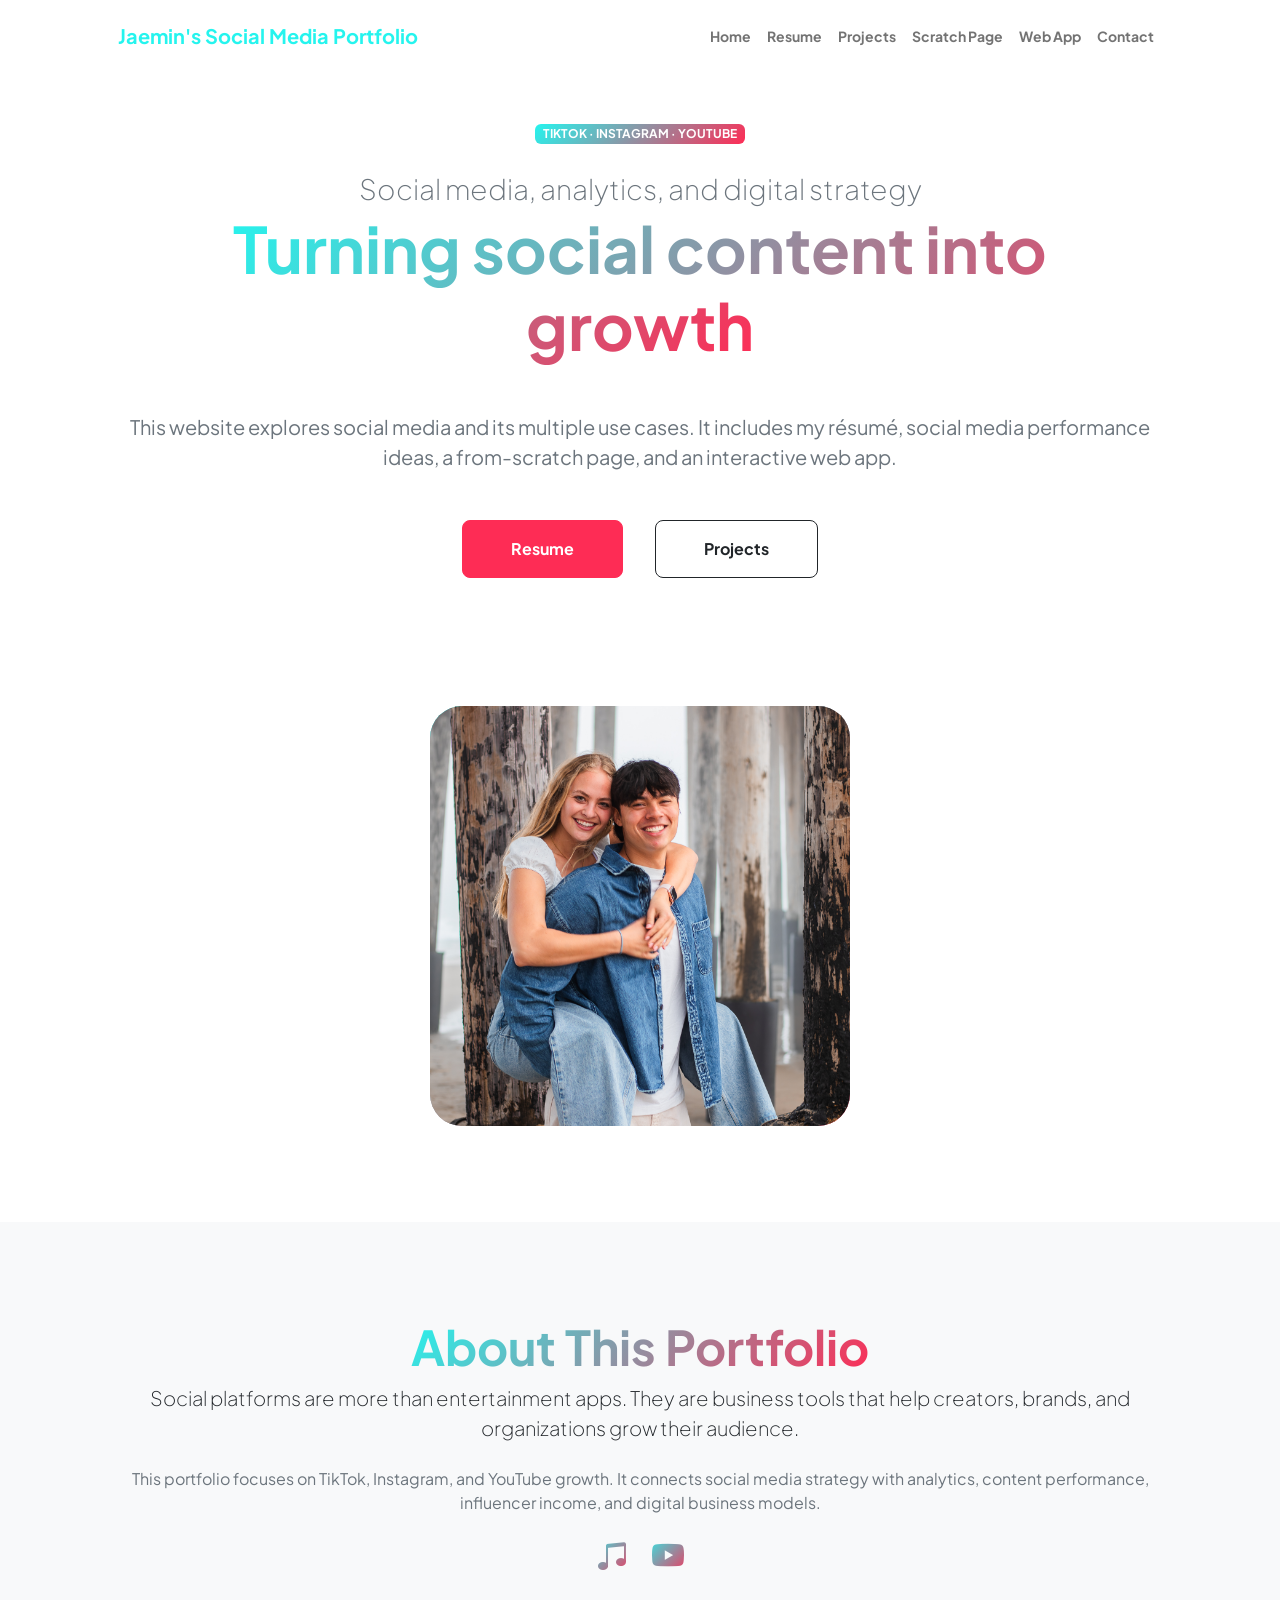
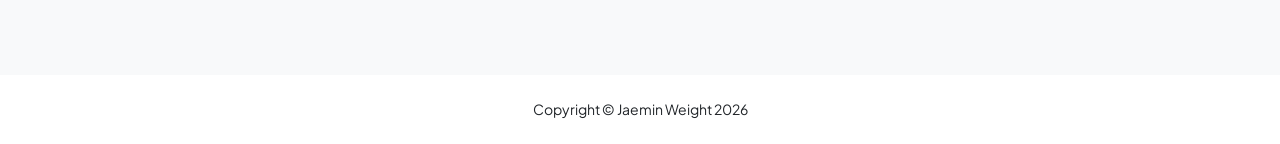
<file: index.html>
<!DOCTYPE html>
<html lang="en">
<head>
    <meta charset="utf-8" />
    <meta name="viewport" content="width=device-width, initial-scale=1, shrink-to-fit=no" />
    <meta name="description" content="Jaemin's Social Media Portfolio" />
    <meta name="author" content="Jaemin Weight" />
    <title>Jaemin's Social Media Portfolio</title>

    <link rel="icon" type="image/x-icon" href="assets/favicon.ico" />

    <link rel="preconnect" href="https://fonts.googleapis.com" />
    <link rel="preconnect" href="https://fonts.gstatic.com" crossorigin />
    <link href="https://fonts.googleapis.com/css2?family=Plus+Jakarta+Sans:wght@100;200;300;400;500;600;700;800;900&amp;display=swap" rel="stylesheet" />

    <link href="https://cdn.jsdelivr.net/npm/bootstrap-icons@1.8.1/font/bootstrap-icons.css" rel="stylesheet" />

    <link href="css/styles.css" rel="stylesheet" />
</head>

<body class="d-flex flex-column h-100">
<main class="flex-shrink-0">

    <!-- Navigation -->
    <nav class="navbar navbar-expand-lg navbar-light bg-white py-3">
        <div class="container px-5">
            <a class="navbar-brand" href="index.html">
                <span class="fw-bolder text-primary">Jaemin's Social Media Portfolio</span>
            </a>

            <button class="navbar-toggler" type="button" data-bs-toggle="collapse" data-bs-target="#navbarSupportedContent">
                <span class="navbar-toggler-icon"></span>
            </button>

            <div class="collapse navbar-collapse" id="navbarSupportedContent">
                <ul class="navbar-nav ms-auto mb-2 mb-lg-0 small fw-bolder">
                    <li class="nav-item"><a class="nav-link" href="index.html">Home</a></li>
                    <li class="nav-item"><a class="nav-link" href="resume.html">Resume</a></li>
                    <li class="nav-item"><a class="nav-link" href="projects.html">Projects</a></li>
                    <li class="nav-item"><a class="nav-link" href="scratch.html">Scratch Page</a></li>
                    <li class="nav-item"><a class="nav-link" href="webapp.html">Web App</a></li>
                    <li class="nav-item"><a class="nav-link" href="contact.html">Contact</a></li>
                </ul>
            </div>
        </div>
    </nav>

    <!-- Header -->
    <header class="py-5">
        <div class="container px-5 pb-5">
            <div class="row gx-5 align-items-center">

                <div class="col-xxl-5">
                    <div class="text-center text-xxl-start">
                        <div class="badge bg-gradient-primary-to-secondary text-white mb-4">
                            <div class="text-uppercase">TikTok &middot; Instagram &middot; YouTube</div>
                        </div>

                        <div class="fs-3 fw-light text-muted">Social media, analytics, and digital strategy</div>

                        <h1 class="display-3 fw-bolder mb-5">
                            <span class="text-gradient d-inline">Turning social content into growth</span>
                        </h1>

                        <p class="lead fw-normal text-muted mb-5">
                            This website explores social media and its multiple use cases. It includes my résumé,
                            social media performance ideas, a from-scratch page, and an interactive web app.
                        </p>

                        <div class="d-grid gap-3 d-sm-flex justify-content-sm-center justify-content-xxl-start mb-3">
                            <a class="btn btn-primary btn-lg px-5 py-3 me-sm-3 fs-6 fw-bolder" href="resume.html">Resume</a>
                            <a class="btn btn-outline-dark btn-lg px-5 py-3 fs-6 fw-bolder" href="projects.html">Projects</a>
                        </div>
                    </div>
                </div>

                <div class="col-xxl-7">
                    <div class="d-flex justify-content-center mt-5 mt-xxl-0">
                        <div class="profile bg-gradient-primary-to-secondary">
                            <img class="profile-img" src="assets/profile.png" alt="Profile photo of Jaemin Weight" />
                        </div>
                    </div>
                </div>

            </div>
        </div>
    </header>

    <!-- About Section -->
    <section class="bg-light py-5">
        <div class="container px-5">
            <div class="row gx-5 justify-content-center">
                <div class="col-xxl-8">
                    <div class="text-center my-5">
                        <h2 class="display-5 fw-bolder">
                            <span class="text-gradient d-inline">About This Portfolio</span>
                        </h2>

                        <p class="lead fw-light mb-4">
                            Social platforms are more than entertainment apps. They are business tools that help
                            creators, brands, and organizations grow their audience.
                        </p>

                        <p class="text-muted">
                            This portfolio focuses on TikTok, Instagram, and YouTube growth. It connects social media
                            strategy with analytics, content performance, influencer income, and digital business models.
                        </p>

                        <div class="d-flex justify-content-center fs-2 gap-4">
                            <a class="text-gradient" href="https://www.tiktok.com/@tuffington33" target="_blank" rel="noopener noreferrer">
                                <i class="bi bi-music-note-beamed"></i>
                            </a>

                            <a class="text-gradient" href="https://www.youtube.com/@Tuff1ngton" target="_blank" rel="noopener noreferrer">
                                <i class="bi bi-youtube"></i>
                            </a>
                        </div>
                    </div>
                </div>
            </div>
        </div>
    </section>

</main>

<footer class="bg-white py-4 mt-auto">
    <div class="container px-5">
        <div class="small text-center">Copyright &copy; Jaemin Weight 2026</div>
    </div>
</footer>

<script src="https://cdn.jsdelivr.net/npm/bootstrap@5.2.3/dist/js/bootstrap.bundle.min.js"></script>
<script src="js/scripts.js"></script>
</body>
</html>
</file>
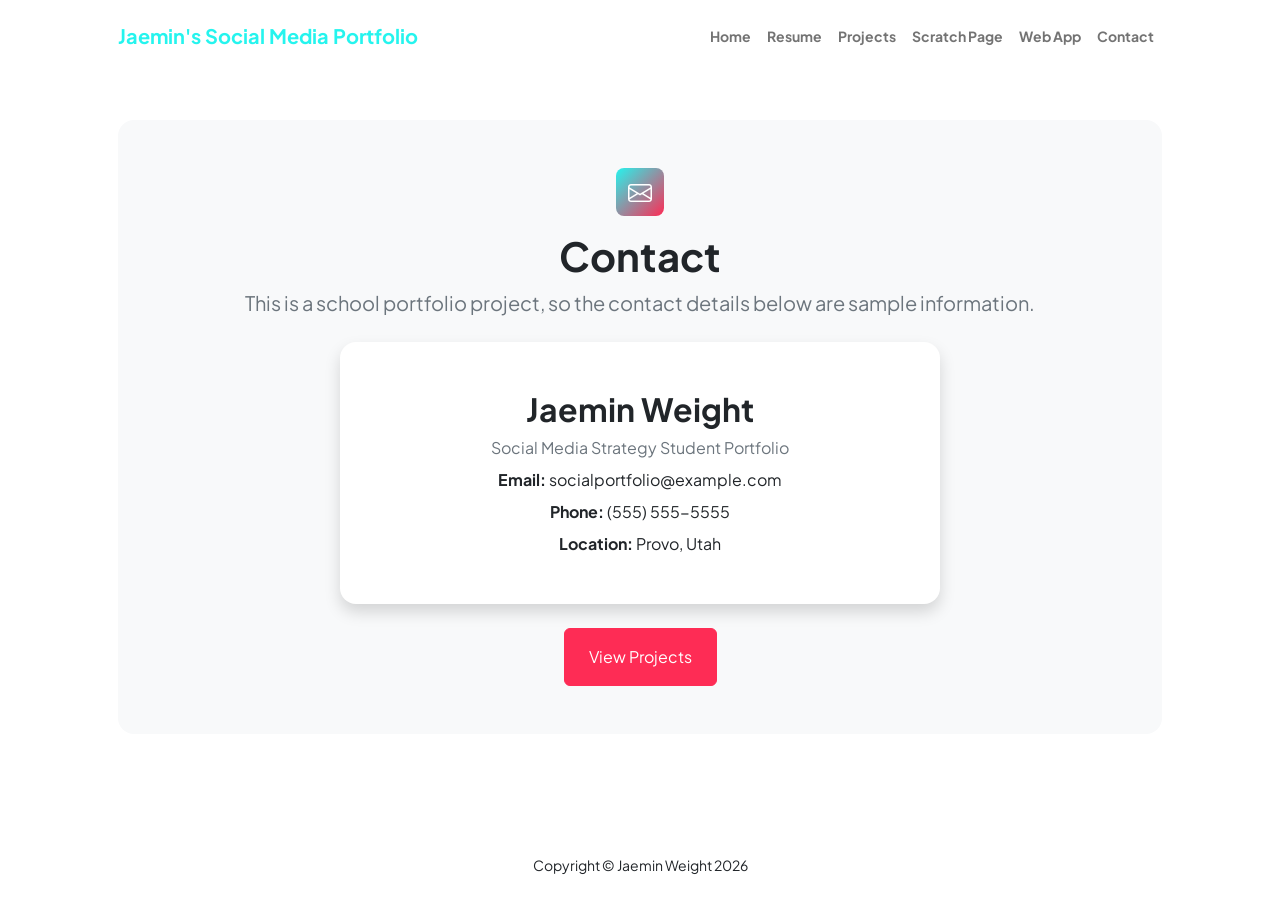
<file: contact.html>
<!DOCTYPE html>
<html lang="en">
<head>
    <meta charset="utf-8" />
    <meta name="viewport" content="width=device-width, initial-scale=1, shrink-to-fit=no" />
    <title>Contact - Jaemin's Social Media Portfolio</title>

    <link rel="icon" type="image/x-icon" href="assets/favicon.ico" />

    <link rel="preconnect" href="https://fonts.googleapis.com" />
    <link rel="preconnect" href="https://fonts.gstatic.com" crossorigin />
    <link href="https://fonts.googleapis.com/css2?family=Plus+Jakarta+Sans:wght@100;200;300;400;500;600;700;800;900&amp;display=swap" rel="stylesheet" />

    <link href="https://cdn.jsdelivr.net/npm/bootstrap-icons@1.8.1/font/bootstrap-icons.css" rel="stylesheet" />
    <link href="css/styles.css" rel="stylesheet" />
</head>

<body class="d-flex flex-column">
<main class="flex-shrink-0">

    <!-- Navigation -->
    <nav class="navbar navbar-expand-lg navbar-light bg-white py-3">
        <div class="container px-5">
            <a class="navbar-brand" href="index.html">
                <span class="fw-bolder text-primary">Jaemin's Social Media Portfolio</span>
            </a>

            <button class="navbar-toggler" type="button" data-bs-toggle="collapse" data-bs-target="#navbarSupportedContent">
                <span class="navbar-toggler-icon"></span>
            </button>

            <div class="collapse navbar-collapse" id="navbarSupportedContent">
                <ul class="navbar-nav ms-auto mb-2 mb-lg-0 small fw-bolder">
                    <li class="nav-item"><a class="nav-link" href="index.html">Home</a></li>
                    <li class="nav-item"><a class="nav-link" href="resume.html">Resume</a></li>
                    <li class="nav-item"><a class="nav-link" href="projects.html">Projects</a></li>
                    <li class="nav-item"><a class="nav-link" href="scratch.html">Scratch Page</a></li>
                    <li class="nav-item"><a class="nav-link" href="webapp.html">Web App</a></li>
                    <li class="nav-item"><a class="nav-link" href="contact.html">Contact</a></li>
                </ul>
            </div>
        </div>
    </nav>

    <!-- Page Content -->
    <section class="py-5">
        <div class="container px-5">
            <div class="bg-light rounded-4 py-5 px-4 px-md-5 text-center">
                <div class="feature bg-primary bg-gradient-primary-to-secondary text-white rounded-3 mb-3 mx-auto">
                    <i class="bi bi-envelope"></i>
                </div>

                <h1 class="fw-bolder">Contact</h1>
                <p class="lead fw-normal text-muted mb-4">
                    This is a school portfolio project, so the contact details below are sample information.
                </p>

                <div class="card shadow border-0 rounded-4 mx-auto" style="max-width: 600px;">
                    <div class="card-body p-5">
                        <h2 class="fw-bolder">Jaemin Weight</h2>
                        <p class="text-muted mb-2">Social Media Strategy Student Portfolio</p>
                        <p class="mb-2"><strong>Email:</strong> socialportfolio@example.com</p>
                        <p class="mb-2"><strong>Phone:</strong> (555) 555-5555</p>
                        <p class="mb-0"><strong>Location:</strong> Provo, Utah</p>
                    </div>
                </div>

                <div class="mt-4">
                    <a class="btn btn-primary px-4 py-3" href="projects.html">View Projects</a>
                </div>
            </div>
        </div>
    </section>

</main>

<footer class="bg-white py-4 mt-auto">
    <div class="container px-5">
        <div class="small text-center">Copyright &copy; Jaemin Weight 2026</div>
    </div>
</footer>

<script src="https://cdn.jsdelivr.net/npm/bootstrap@5.2.3/dist/js/bootstrap.bundle.min.js"></script>
<script src="js/scripts.js"></script>
</body>
</html>
</file>
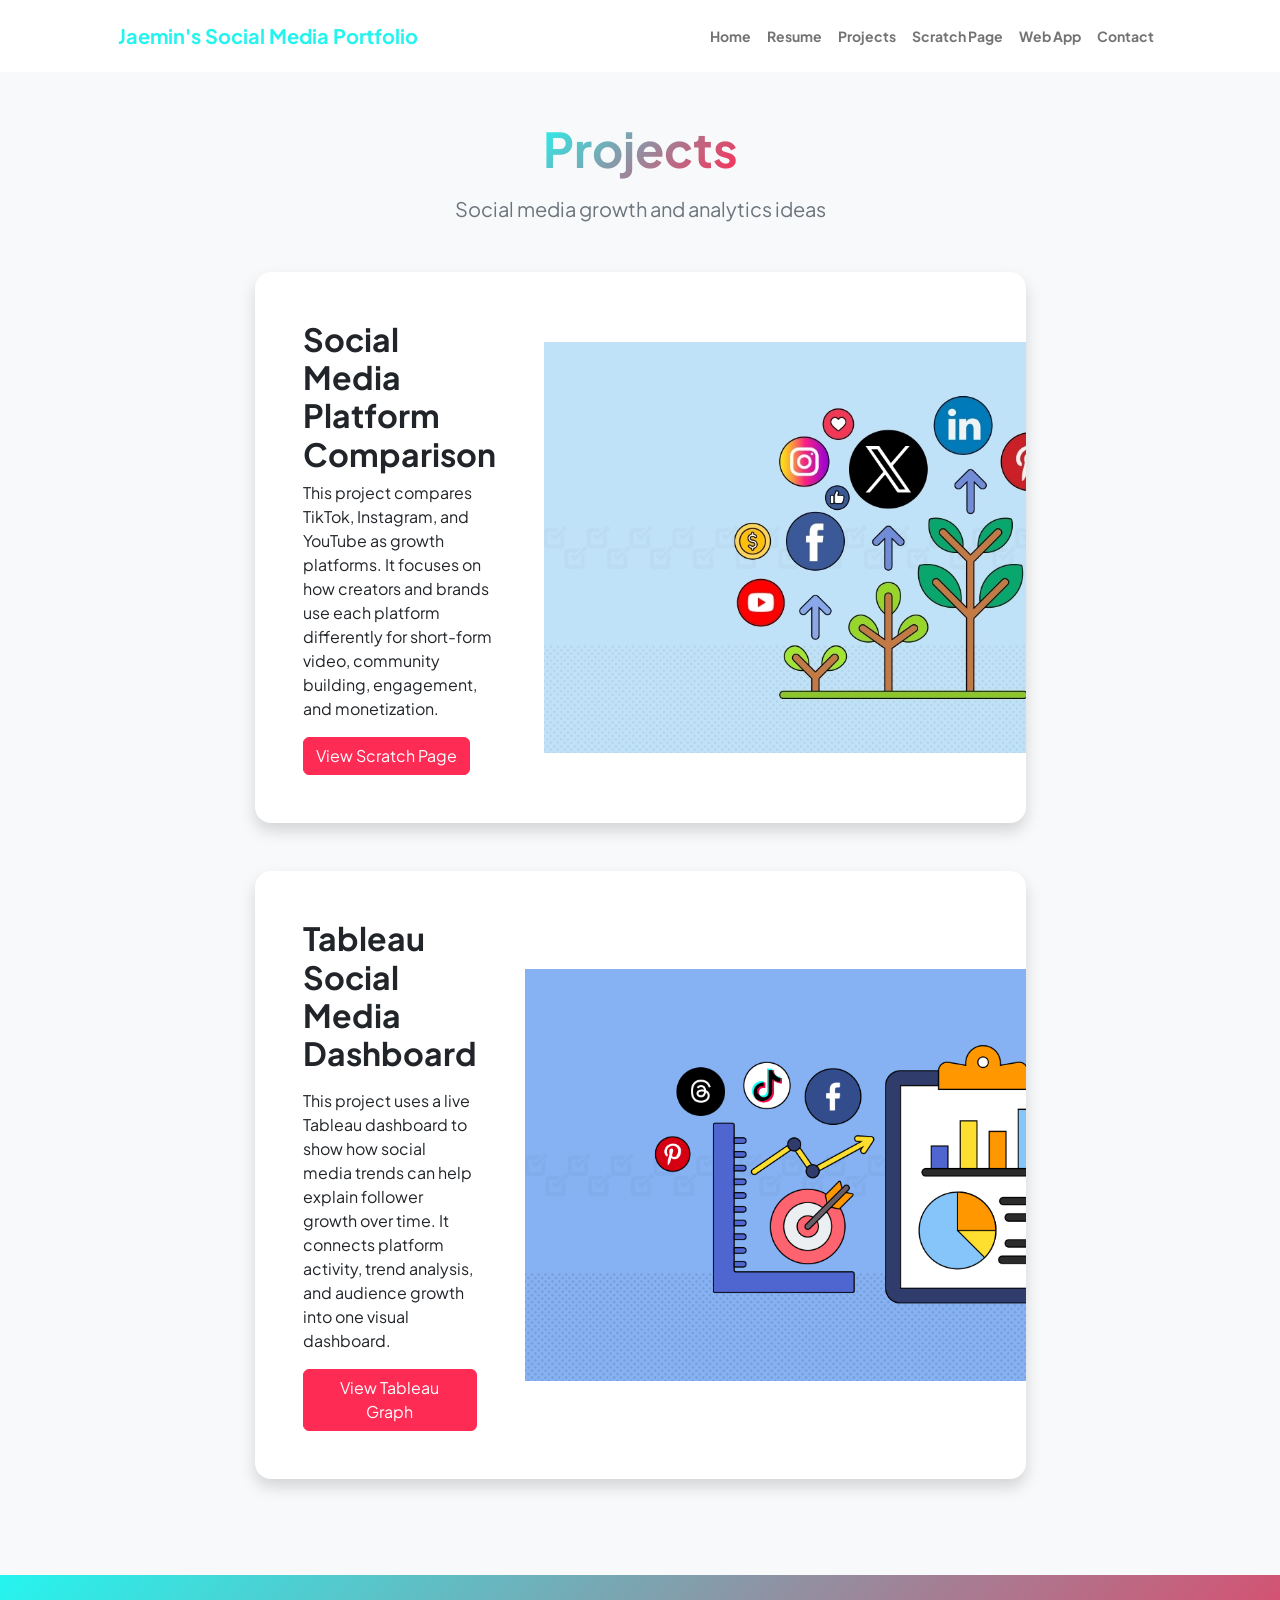
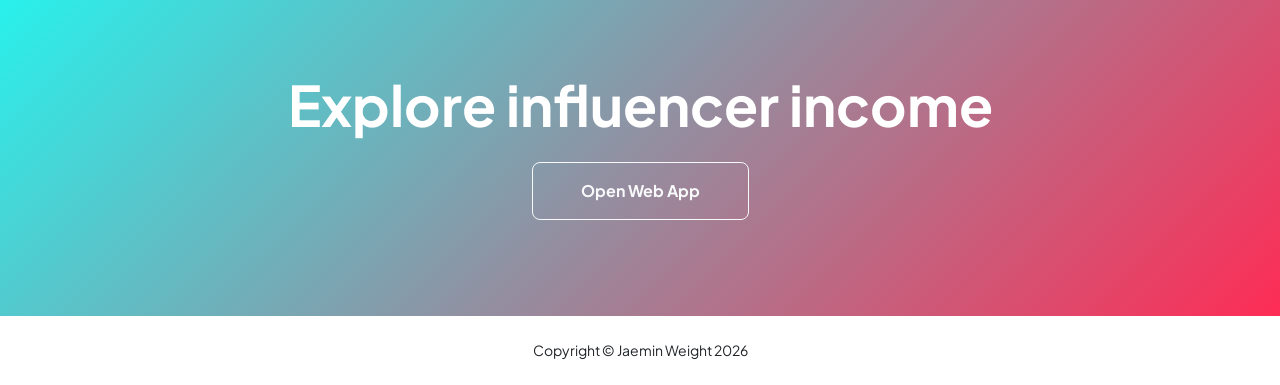
<file: projects.html>
<!DOCTYPE html>
<html lang="en">
<head>
    <meta charset="utf-8" />
    <meta name="viewport" content="width=device-width, initial-scale=1, shrink-to-fit=no" />
    <title>Projects - Jaemin's Social Media Portfolio</title>

    <link rel="icon" type="image/x-icon" href="assets/favicon.ico" />

    <link rel="preconnect" href="https://fonts.googleapis.com" />
    <link rel="preconnect" href="https://fonts.gstatic.com" crossorigin />
    <link href="https://fonts.googleapis.com/css2?family=Plus+Jakarta+Sans:wght@100;200;300;400;500;600;700;800;900&amp;display=swap" rel="stylesheet" />

    <link href="https://cdn.jsdelivr.net/npm/bootstrap-icons@1.8.1/font/bootstrap-icons.css" rel="stylesheet" />
    <link href="css/styles.css" rel="stylesheet" />
</head>

<body class="d-flex flex-column h-100 bg-light">
<main class="flex-shrink-0">

    <!-- Navigation -->
    <nav class="navbar navbar-expand-lg navbar-light bg-white py-3">
        <div class="container px-5">
            <a class="navbar-brand" href="index.html">
                <span class="fw-bolder text-primary">Jaemin's Social Media Portfolio</span>
            </a>

            <button class="navbar-toggler" type="button" data-bs-toggle="collapse" data-bs-target="#navbarSupportedContent">
                <span class="navbar-toggler-icon"></span>
            </button>

            <div class="collapse navbar-collapse" id="navbarSupportedContent">
                <ul class="navbar-nav ms-auto mb-2 mb-lg-0 small fw-bolder">
                    <li class="nav-item"><a class="nav-link" href="index.html">Home</a></li>
                    <li class="nav-item"><a class="nav-link" href="resume.html">Resume</a></li>
                    <li class="nav-item"><a class="nav-link" href="projects.html">Projects</a></li>
                    <li class="nav-item"><a class="nav-link" href="scratch.html">Scratch Page</a></li>
                    <li class="nav-item"><a class="nav-link" href="webapp.html">Web App</a></li>
                    <li class="nav-item"><a class="nav-link" href="contact.html">Contact</a></li>
                </ul>
            </div>
        </div>
    </nav>

    <!-- Projects Section -->
    <section class="py-5">
        <div class="container px-5 mb-5">
            <div class="text-center mb-5">
                <h1 class="display-5 fw-bolder mb-0">
                    <span class="text-gradient d-inline">Projects</span>
                </h1>
                <p class="lead fw-normal text-muted mt-3">Social media growth and analytics ideas</p>
            </div>

            <div class="row gx-5 justify-content-center">
                <div class="col-lg-11 col-xl-9 col-xxl-8">

                    <!-- Project Card 1 -->
                    <div class="card overflow-hidden shadow rounded-4 border-0 mb-5">
                        <div class="card-body p-0">
                            <div class="d-flex flex-column flex-md-row align-items-center">
                                <div class="p-5">
                                    <h2 class="fw-bolder">Social Media Platform Comparison</h2>
                                    <p>
                                        This project compares TikTok, Instagram, and YouTube as growth platforms.
                                        It focuses on how creators and brands use each platform differently for short-form video,
                                        community building, engagement, and monetization.
                                    </p>
                                    <a class="btn btn-primary" href="scratch.html">View Scratch Page</a>
                                </div>
                                <img class="img-fluid" src="assets/content-growth.jpg" alt="Social media content growth graphic" />
                            </div>
                        </div>
                    </div>

                    <!-- Project Card 2 -->
                    <div class="card overflow-hidden shadow rounded-4 border-0">
                        <div class="card-body p-0">
                            <div class="d-flex flex-column flex-md-row align-items-center">
                                <div class="p-5">
                                    <h2 class="fw-bolder">Tableau Social Media Dashboard</h2>
                                    <p>
                                        <p>
                                        This project uses a live Tableau dashboard to show how social media trends can help
                                        explain follower growth over time. It connects platform activity, trend analysis,
                                        and audience growth into one visual dashboard.
                                        </p>
                                    </p>
                                    <a class="btn btn-primary" href="scratch.html#tableau">View Tableau Graph</a>
                                </div>
                                <img class="img-fluid" src="assets/social-dashboard.jpg" alt="Social media analytics dashboard graphic" />
                            </div>
                        </div>
                    </div>

                </div>
            </div>
        </div>
    </section>

    <!-- Call to Action -->
    <section class="py-5 bg-gradient-primary-to-secondary text-white">
        <div class="container px-5 my-5">
            <div class="text-center">
                <h2 class="display-4 fw-bolder mb-4">Explore influencer income</h2>
                <a class="btn btn-outline-light btn-lg px-5 py-3 fs-6 fw-bolder" href="webapp.html">Open Web App</a>
            </div>
        </div>
    </section>

</main>

<footer class="bg-white py-4 mt-auto">
    <div class="container px-5">
        <div class="small text-center">Copyright &copy; Jaemin Weight 2026</div>
    </div>
</footer>

<script src="https://cdn.jsdelivr.net/npm/bootstrap@5.2.3/dist/js/bootstrap.bundle.min.js"></script>
<script src="js/scripts.js"></script>
</body>
</html>
</file>
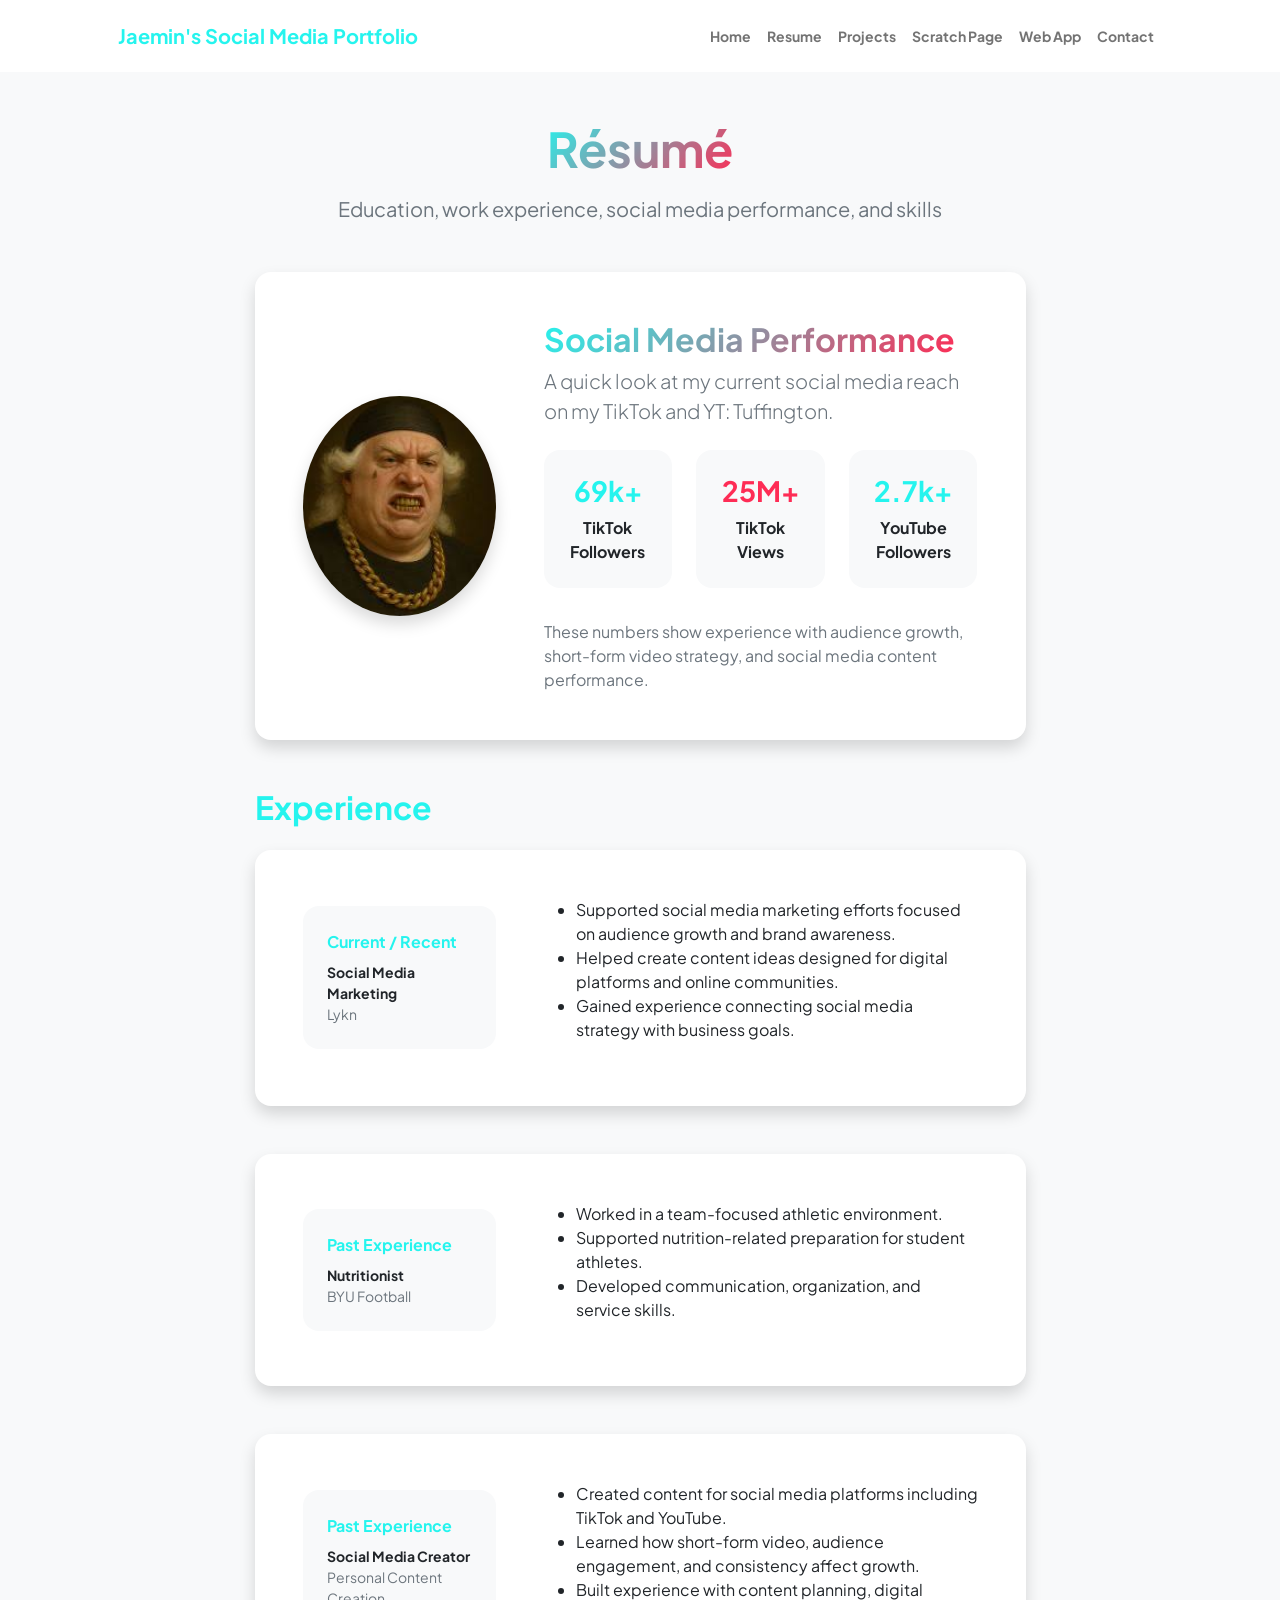
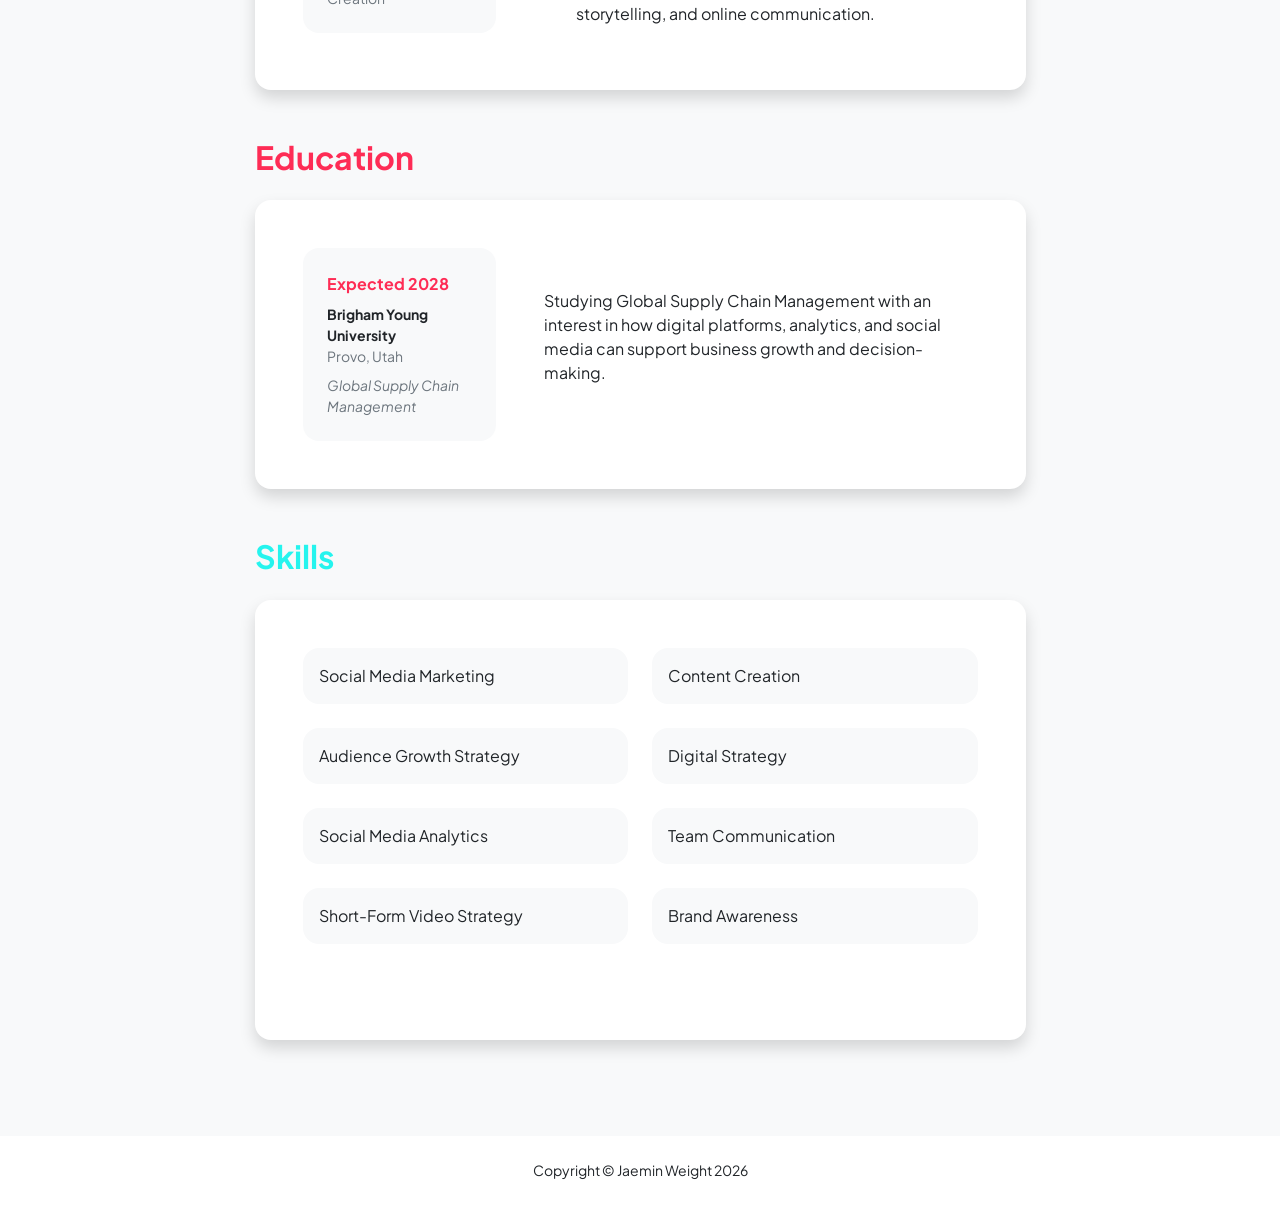
<file: resume.html>
<!DOCTYPE html>
<html lang="en">
<head>
    <meta charset="utf-8" />
    <meta name="viewport" content="width=device-width, initial-scale=1, shrink-to-fit=no" />
    <title>Resume - Jaemin's Social Media Portfolio</title>

    <!-- Favicon -->
    <link rel="icon" type="image/x-icon" href="assets/favicon.ico" />

    <!-- Google Font -->
    <link rel="preconnect" href="https://fonts.googleapis.com" />
    <link rel="preconnect" href="https://fonts.gstatic.com" crossorigin />
    <link 
        href="https://fonts.googleapis.com/css2?family=Plus+Jakarta+Sans:wght@100;200;300;400;500;600;700;800;900&amp;display=swap" 
        rel="stylesheet" 
    />

    <!-- Bootstrap Icons -->
    <link 
        href="https://cdn.jsdelivr.net/npm/bootstrap-icons@1.8.1/font/bootstrap-icons.css" 
        rel="stylesheet" 
    />

    <!-- Theme CSS -->
    <link href="css/styles.css" rel="stylesheet" />
</head>

<body class="d-flex flex-column h-100 bg-light">
<main class="flex-shrink-0">

    <!-- Navigation -->
    <nav class="navbar navbar-expand-lg navbar-light bg-white py-3">
        <div class="container px-5">
            <a class="navbar-brand" href="index.html">
                <span class="fw-bolder text-primary">Jaemin's Social Media Portfolio</span>
            </a>

            <button 
                class="navbar-toggler" 
                type="button" 
                data-bs-toggle="collapse" 
                data-bs-target="#navbarSupportedContent"
                aria-controls="navbarSupportedContent" 
                aria-expanded="false" 
                aria-label="Toggle navigation">
                <span class="navbar-toggler-icon"></span>
            </button>

            <div class="collapse navbar-collapse" id="navbarSupportedContent">
                <ul class="navbar-nav ms-auto mb-2 mb-lg-0 small fw-bolder">
                    <li class="nav-item">
                        <a class="nav-link" href="index.html">Home</a>
                    </li>

                    <li class="nav-item">
                        <a class="nav-link" href="resume.html">Resume</a>
                    </li>

                    <li class="nav-item">
                        <a class="nav-link" href="projects.html">Projects</a>
                    </li>

                    <li class="nav-item">
                        <a class="nav-link" href="scratch.html">Scratch Page</a>
                    </li>

                    <li class="nav-item">
                        <a class="nav-link" href="webapp.html">Web App</a>
                    </li>

                    <li class="nav-item">
                        <a class="nav-link" href="contact.html">Contact</a>
                    </li>
                </ul>
            </div>
        </div>
    </nav>

    <!-- Page Content -->
    <div class="container px-5 my-5">

        <!-- Page Title -->
        <div class="text-center mb-5">
            <h1 class="display-5 fw-bolder mb-0">
                <span class="text-gradient d-inline">Résumé</span>
            </h1>
            <p class="lead fw-normal text-muted mt-3">
                Education, work experience, social media performance, and skills
            </p>
        </div>

        <div class="row gx-5 justify-content-center">
            <div class="col-lg-11 col-xl-9 col-xxl-8">

                <!-- Social Media Profile Stats -->
                <section class="mb-5">
                    <div class="card shadow border-0 rounded-4">
                        <div class="card-body p-5">
                            <div class="row align-items-center gx-5">

                                <!-- Social Profile Image -->
                                <div class="col-md-4 text-center mb-4 mb-md-0">
                                    <img 
                                        src="assets/social-profile.jpg"
                                        alt="Jaemin's social media profile picture"
                                        class="img-fluid rounded-circle shadow"
                                        style="width: 220px; height: 220px; object-fit: cover;"
                                    />
                                </div>

                                <!-- Social Stats -->
                                <div class="col-md-8">
                                    <h2 class="fw-bolder">
                                        <span class="text-gradient d-inline">Social Media Performance</span>
                                    </h2>

                                    <p class="lead text-muted">
                                        A quick look at my current social media reach on my TikTok and YT: Tuffington.
                                    </p>

                                    <div class="row text-center mt-4">
                                        <div class="col-md-4 mb-3">
                                            <div class="bg-light rounded-4 p-4 h-100">
                                                <h3 class="fw-bolder text-primary">69k+</h3>
                                                <p class="mb-0 fw-bold">TikTok Followers</p>
                                            </div>
                                        </div>

                                        <div class="col-md-4 mb-3">
                                            <div class="bg-light rounded-4 p-4 h-100">
                                                <h3 class="fw-bolder text-secondary">25M+</h3>
                                                <p class="mb-0 fw-bold">TikTok Views</p>
                                            </div>
                                        </div>

                                        <div class="col-md-4 mb-3">
                                            <div class="bg-light rounded-4 p-4 h-100">
                                                <h3 class="fw-bolder text-primary">2.7k+</h3>
                                                <p class="mb-0 fw-bold">YouTube Followers</p>
                                            </div>
                                        </div>
                                    </div>

                                    <p class="text-muted mt-3 mb-0">
                                        These numbers show experience with audience growth, short-form video strategy,
                                        and social media content performance.
                                    </p>
                                </div>

                            </div>
                        </div>
                    </div>
                </section>

                <!-- Experience Section -->
                <section>
                    <h2 class="text-primary fw-bolder mb-4">Experience</h2>

                    <!-- Experience Card 1 -->
                    <div class="card shadow border-0 rounded-4 mb-5">
                        <div class="card-body p-5">
                            <div class="row align-items-center gx-5">

                                <div class="col text-center text-lg-start mb-4 mb-lg-0">
                                    <div class="bg-light p-4 rounded-4">
                                        <div class="text-primary fw-bolder mb-2">Current / Recent</div>
                                        <div class="small fw-bolder">Social Media Marketing</div>
                                        <div class="small text-muted">Lykn</div>
                                    </div>
                                </div>

                                <div class="col-lg-8">
                                    <ul>
                                        <li>
                                            Supported social media marketing efforts focused on audience growth and brand awareness.
                                        </li>
                                        <li>
                                            Helped create content ideas designed for digital platforms and online communities.
                                        </li>
                                        <li>
                                            Gained experience connecting social media strategy with business goals.
                                        </li>
                                    </ul>
                                </div>

                            </div>
                        </div>
                    </div>

                    <!-- Experience Card 2 -->
                    <div class="card shadow border-0 rounded-4 mb-5">
                        <div class="card-body p-5">
                            <div class="row align-items-center gx-5">

                                <div class="col text-center text-lg-start mb-4 mb-lg-0">
                                    <div class="bg-light p-4 rounded-4">
                                        <div class="text-primary fw-bolder mb-2">Past Experience</div>
                                        <div class="small fw-bolder">Nutritionist</div>
                                        <div class="small text-muted">BYU Football</div>
                                    </div>
                                </div>

                                <div class="col-lg-8">
                                    <ul>
                                        <li>
                                            Worked in a team-focused athletic environment.
                                        </li>
                                        <li>
                                            Supported nutrition-related preparation for student athletes.
                                        </li>
                                        <li>
                                            Developed communication, organization, and service skills.
                                        </li>
                                    </ul>
                                </div>

                            </div>
                        </div>
                    </div>

                    <!-- Experience Card 3 -->
                    <div class="card shadow border-0 rounded-4 mb-5">
                        <div class="card-body p-5">
                            <div class="row align-items-center gx-5">

                                <div class="col text-center text-lg-start mb-4 mb-lg-0">
                                    <div class="bg-light p-4 rounded-4">
                                        <div class="text-primary fw-bolder mb-2">Past Experience</div>
                                        <div class="small fw-bolder">Social Media Creator</div>
                                        <div class="small text-muted">Personal Content Creation</div>
                                    </div>
                                </div>

                                <div class="col-lg-8">
                                    <ul>
                                        <li>
                                            Created content for social media platforms including TikTok and YouTube.
                                        </li>
                                        <li>
                                            Learned how short-form video, audience engagement, and consistency affect growth.
                                        </li>
                                        <li>
                                            Built experience with content planning, digital storytelling, and online communication.
                                        </li>
                                    </ul>
                                </div>

                            </div>
                        </div>
                    </div>
                </section>

                <!-- Education Section -->
                <section>
                    <h2 class="text-secondary fw-bolder mb-4">Education</h2>

                    <div class="card shadow border-0 rounded-4 mb-5">
                        <div class="card-body p-5">
                            <div class="row align-items-center gx-5">

                                <div class="col text-center text-lg-start mb-4 mb-lg-0">
                                    <div class="bg-light p-4 rounded-4">
                                        <div class="text-secondary fw-bolder mb-2">Expected 2028</div>

                                        <div class="mb-2">
                                            <div class="small fw-bolder">Brigham Young University</div>
                                            <div class="small text-muted">Provo, Utah</div>
                                        </div>

                                        <div class="fst-italic">
                                            <div class="small text-muted">Global Supply Chain Management</div>
                                        </div>
                                    </div>
                                </div>

                                <div class="col-lg-8">
                                    <p>
                                        Studying Global Supply Chain Management with an interest in how digital platforms,
                                        analytics, and social media can support business growth and decision-making.
                                    </p>
                                </div>

                            </div>
                        </div>
                    </div>
                </section>

                <!-- Skills Section -->
                <section>
                    <h2 class="text-primary fw-bolder mb-4">Skills</h2>

                    <div class="card shadow border-0 rounded-4 mb-5">
                        <div class="card-body p-5">

                            <div class="row row-cols-1 row-cols-md-2 mb-4">

                                <div class="col mb-4">
                                    <div class="d-flex align-items-center bg-light rounded-4 p-3 h-100">
                                        Social Media Marketing
                                    </div>
                                </div>

                                <div class="col mb-4">
                                    <div class="d-flex align-items-center bg-light rounded-4 p-3 h-100">
                                        Content Creation
                                    </div>
                                </div>

                                <div class="col mb-4">
                                    <div class="d-flex align-items-center bg-light rounded-4 p-3 h-100">
                                        Audience Growth Strategy
                                    </div>
                                </div>

                                <div class="col mb-4">
                                    <div class="d-flex align-items-center bg-light rounded-4 p-3 h-100">
                                        Digital Strategy
                                    </div>
                                </div>

                                <div class="col mb-4">
                                    <div class="d-flex align-items-center bg-light rounded-4 p-3 h-100">
                                        Social Media Analytics
                                    </div>
                                </div>

                                <div class="col mb-4">
                                    <div class="d-flex align-items-center bg-light rounded-4 p-3 h-100">
                                        Team Communication
                                    </div>
                                </div>

                                <div class="col mb-4">
                                    <div class="d-flex align-items-center bg-light rounded-4 p-3 h-100">
                                        Short-Form Video Strategy
                                    </div>
                                </div>

                                <div class="col mb-4">
                                    <div class="d-flex align-items-center bg-light rounded-4 p-3 h-100">
                                        Brand Awareness
                                    </div>
                                </div>

                            </div>

                        </div>
                    </div>
                </section>

            </div>
        </div>
    </div>

</main>

<!-- Footer -->
<footer class="bg-white py-4 mt-auto">
    <div class="container px-5">
        <div class="small text-center">
            Copyright &copy; Jaemin Weight 2026
        </div>
    </div>
</footer>

<!-- Bootstrap JS -->
<script src="https://cdn.jsdelivr.net/npm/bootstrap@5.2.3/dist/js/bootstrap.bundle.min.js"></script>

<!-- Theme JS -->
<script src="js/scripts.js"></script>

</body>
</html>
</file>
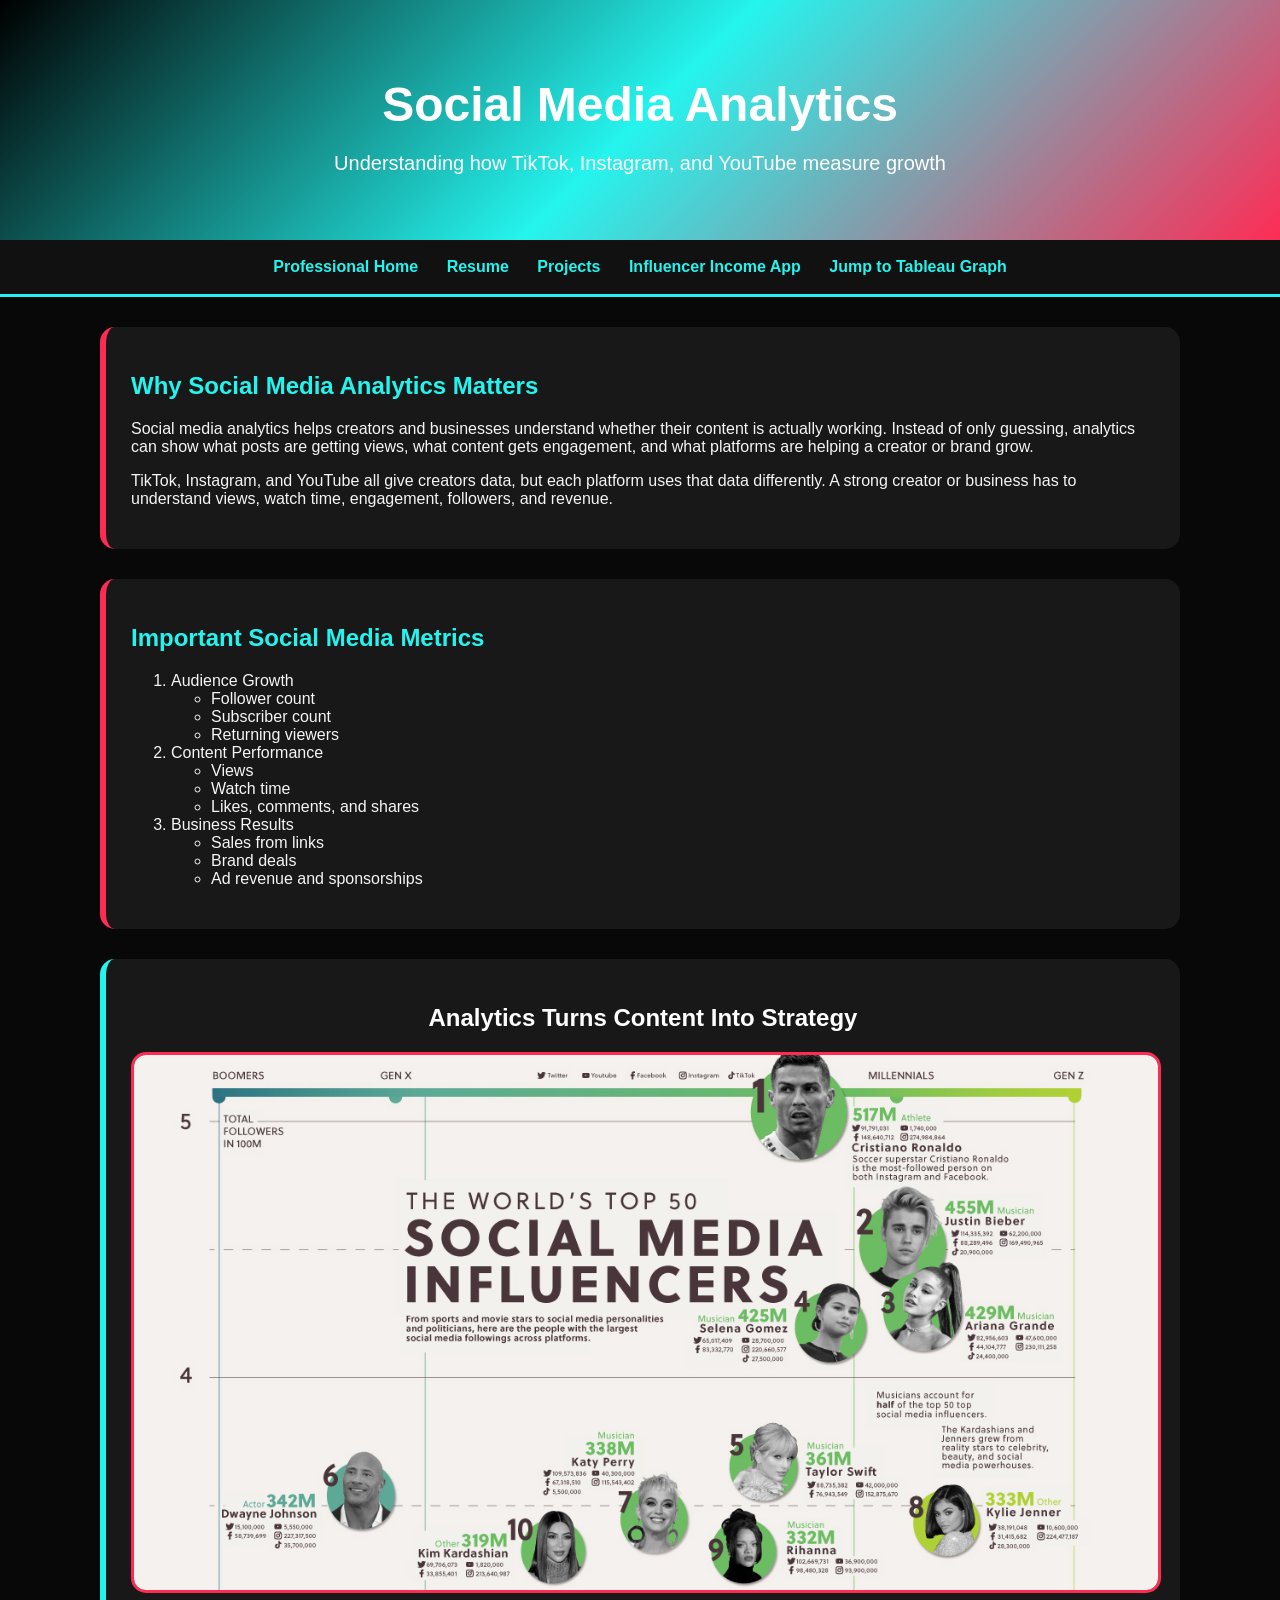
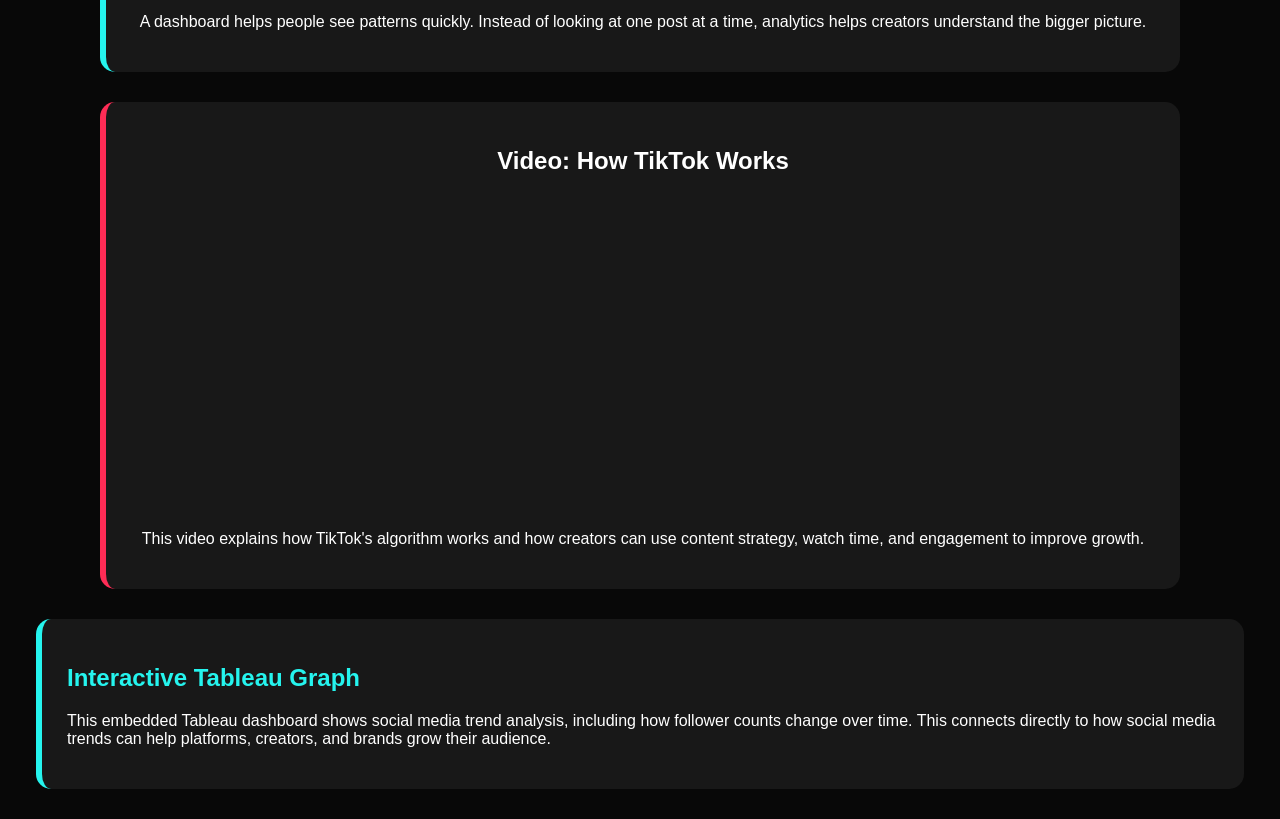
<file: scratch.html>
<!DOCTYPE html>
<html lang="en">
<head>
    <meta charset="UTF-8">
    <title>Social Media Analytics Scratch Page</title>
    <link rel="stylesheet" href="css/scratch.css">
</head>

<body>

    <div class="header">
        <h1>Social Media Analytics</h1>
        <p>Understanding how TikTok, Instagram, and YouTube measure growth</p>
    </div>

    <div class="nav-box">
        <a href="index.html">Professional Home</a>
        <a href="resume.html">Resume</a>
        <a href="projects.html">Projects</a>
        <a href="webapp.html">Influencer Income App</a>
        <a href="#tableau">Jump to Tableau Graph</a>
    </div>

    <div class="content-box">
        <h2>Why Social Media Analytics Matters</h2>

        <p>
            Social media analytics helps creators and businesses understand whether their content is actually working.
            Instead of only guessing, analytics can show what posts are getting views, what content gets engagement,
            and what platforms are helping a creator or brand grow.
        </p>

        <p>
            TikTok, Instagram, and YouTube all give creators data, but each platform uses that data differently.
            A strong creator or business has to understand views, watch time, engagement, followers, and revenue.
        </p>
    </div>

    <div class="content-box">
        <h2>Important Social Media Metrics</h2>

        <ol>
            <li>Audience Growth
                <ul>
                    <li>Follower count</li>
                    <li>Subscriber count</li>
                    <li>Returning viewers</li>
                </ul>
            </li>

            <li>Content Performance
                <ul>
                    <li>Views</li>
                    <li>Watch time</li>
                    <li>Likes, comments, and shares</li>
                </ul>
            </li>

            <li>Business Results
                <ul>
                    <li>Sales from links</li>
                    <li>Brand deals</li>
                    <li>Ad revenue and sponsorships</li>
                </ul>
            </li>
        </ol>
    </div>

    <div class="image-section">
        <h2>Analytics Turns Content Into Strategy</h2>
        <img src="assets/scratch-analytics.jpg" alt="Social media analytics dashboard">
        <p>
            A dashboard helps people see patterns quickly. Instead of looking at one post at a time,
            analytics helps creators understand the bigger picture.
        </p>
    </div>

    <div class="video-section">
    <h2>Video: How TikTok Works</h2>

    <iframe 
        width="560" 
        height="315"
        src="https://www.youtube.com/embed/diJ172jDsxA"
        title="The TikTok Algorithm Explained"
        frameborder="0"
        allowfullscreen>
    </iframe>

    <p>
        This video explains how TikTok's algorithm works and how creators can use content strategy,
        watch time, and engagement to improve growth.
    </p>
    </div>

    <div id="tableau" class="tableau-section">
    <h2>Interactive Tableau Graph</h2>
    <p>
        This embedded Tableau dashboard shows social media trend analysis, including how follower counts
        change over time. This connects directly to how social media trends can help platforms, creators,
        and brands grow their audience.
    </p>

    <div class='tableauPlaceholder' id='vizSocialMediaTrendAnalysis' style='position: relative'>
        <noscript>
            <a href='https://public.tableau.com/app/profile/itlizeglobal/viz/SocialMediaTrendAnalysis_15964651104780/SocialMediaEffectonCompanies'>
                View the Social Media Trend Analysis dashboard on Tableau Public
            </a>
        </noscript>

        <object class='tableauViz' style='display:none;'>
            <param name='host_url' value='https%3A%2F%2Fpublic.tableau.com%2F' />
            <param name='embed_code_version' value='3' />
            <param name='site_root' value='' />
            <param name='name' value='SocialMediaTrendAnalysis_15964651104780/SocialMediaEffectonCompanies' />
            <param name='tabs' value='no' />
            <param name='toolbar' value='yes' />
            <param name='showVizHome' value='no' />
        </object>
    </div>

    <script type='text/javascript'>
        var divElement = document.getElementById('vizSocialMediaTrendAnalysis');
        var vizElement = divElement.getElementsByTagName('object')[0];

        vizElement.style.width = '100%';
        vizElement.style.height = '800px';

        var scriptElement = document.createElement('script');
        scriptElement.src = 'https://public.tableau.com/javascripts/api/viz_v1.js';
        vizElement.parentNode.insertBefore(scriptElement, vizElement);
    </script>
</div>
</file>
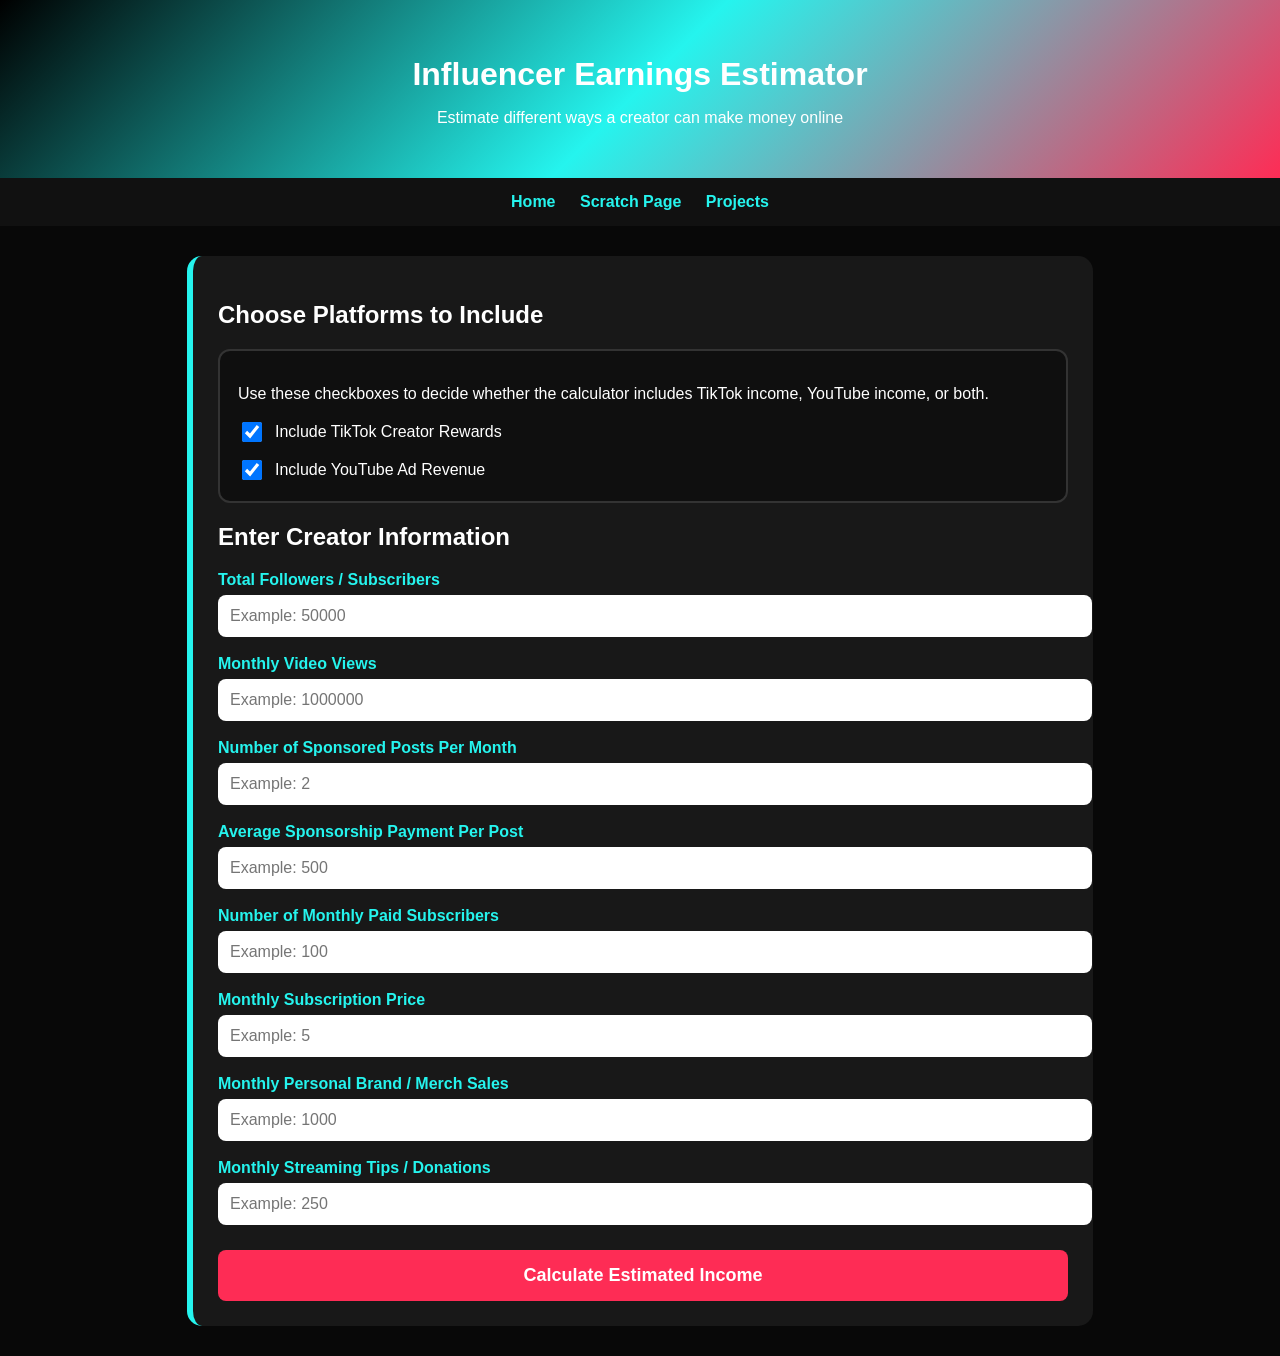
<file: webapp.html>
<!DOCTYPE html>
<html lang="en">
<head>
    <meta charset="UTF-8">
    <title>Influencer Earnings Estimator</title>

    <style>
        body {
            font-family: Arial, Helvetica, sans-serif;
            background-color: #080808;
            color: white;
            margin: 0;
            padding: 0;
        }

        .app-header {
            text-align: center;
            padding: 35px;
            background: linear-gradient(135deg, #000000, #25f4ee, #fe2c55);
        }

        .app-header h1 {
            margin-bottom: 10px;
        }

        .nav {
            background-color: #111111;
            padding: 15px;
            text-align: center;
        }

        .nav a {
            color: #25f4ee;
            text-decoration: none;
            font-weight: bold;
            margin: 10px;
        }

        .app-box {
            background-color: #181818;
            max-width: 850px;
            margin: 30px auto;
            padding: 25px;
            border-radius: 15px;
            border-left: 6px solid #25f4ee;
        }

        label {
            display: block;
            margin-top: 18px;
            font-weight: bold;
            color: #25f4ee;
        }

        input[type="number"] {
            width: 100%;
            padding: 12px;
            margin-top: 6px;
            border-radius: 8px;
            border: none;
            font-size: 16px;
        }

        .platform-options {
            background-color: #0f0f0f;
            padding: 18px;
            border-radius: 12px;
            border: 2px solid #333333;
            margin-bottom: 20px;
        }

        .checkbox-row {
            display: flex;
            align-items: center;
            gap: 10px;
            margin-top: 12px;
        }

        .checkbox-row input {
            width: 20px;
            height: 20px;
        }

        .checkbox-row label {
            margin: 0;
            color: white;
            font-weight: normal;
        }

        button {
            margin-top: 25px;
            width: 100%;
            padding: 15px;
            background-color: #fe2c55;
            color: white;
            border: none;
            font-size: 18px;
            font-weight: bold;
            border-radius: 8px;
            cursor: pointer;
        }

        button:hover {
            background-color: #25f4ee;
            color: black;
        }

        .result-box {
            margin-top: 25px;
            background-color: #0f0f0f;
            padding: 20px;
            border-radius: 12px;
            border: 2px solid #fe2c55;
        }

        .result-box h2 {
            color: #25f4ee;
        }

        .income-line {
            display: flex;
            justify-content: space-between;
            border-bottom: 1px solid #333333;
            padding: 8px 0;
        }

        .total {
            font-size: 24px;
            color: #25f4ee;
            font-weight: bold;
            margin-top: 15px;
        }

        .note {
            color: #cccccc;
            font-size: 14px;
            margin-top: 20px;
        }
    </style>
</head>

<body>

    <div class="app-header">
        <h1>Influencer Earnings Estimator</h1>
        <p>Estimate different ways a creator can make money online</p>
    </div>

    <div class="nav">
        <a href="index.html">Home</a>
        <a href="scratch.html">Scratch Page</a>
        <a href="projects.html">Projects</a>
    </div>

    <div class="app-box">
        <h2>Choose Platforms to Include</h2>

        <div class="platform-options">
            <p>
                Use these checkboxes to decide whether the calculator includes TikTok income,
                YouTube income, or both.
            </p>

            <div class="checkbox-row">
                <input type="checkbox" id="includeTikTok" checked>
                <label for="includeTikTok">Include TikTok Creator Rewards</label>
            </div>

            <div class="checkbox-row">
                <input type="checkbox" id="includeYouTube" checked>
                <label for="includeYouTube">Include YouTube Ad Revenue</label>
            </div>
        </div>

        <h2>Enter Creator Information</h2>

        <label for="followers">Total Followers / Subscribers</label>
        <input type="number" id="followers" placeholder="Example: 50000">

        <label for="monthlyViews">Monthly Video Views</label>
        <input type="number" id="monthlyViews" placeholder="Example: 1000000">

        <label for="sponsorships">Number of Sponsored Posts Per Month</label>
        <input type="number" id="sponsorships" placeholder="Example: 2">

        <label for="sponsorRate">Average Sponsorship Payment Per Post</label>
        <input type="number" id="sponsorRate" placeholder="Example: 500">

        <label for="subscriptions">Number of Monthly Paid Subscribers</label>
        <input type="number" id="subscriptions" placeholder="Example: 100">

        <label for="subscriptionPrice">Monthly Subscription Price</label>
        <input type="number" id="subscriptionPrice" placeholder="Example: 5">

        <label for="brandSales">Monthly Personal Brand / Merch Sales</label>
        <input type="number" id="brandSales" placeholder="Example: 1000">

        <label for="streamingTips">Monthly Streaming Tips / Donations</label>
        <input type="number" id="streamingTips" placeholder="Example: 250">

        <button onclick="calculateIncome()">Calculate Estimated Income</button>

        <div class="result-box" id="results" style="display: none;">
            <h2>Estimated Monthly Income</h2>

            <div class="income-line" id="tiktokLine">
                <span>TikTok Creator Rewards Estimate</span>
                <span id="tiktokResult">$0</span>
            </div>

            <div class="income-line" id="youtubeLine">
                <span>YouTube Ad Revenue Estimate</span>
                <span id="youtubeResult">$0</span>
            </div>

            <div class="income-line">
                <span>Sponsorships</span>
                <span id="sponsorResult">$0</span>
            </div>

            <div class="income-line">
                <span>Monthly Subscriptions</span>
                <span id="subscriptionResult">$0</span>
            </div>

            <div class="income-line">
                <span>Personal Brand / Merch Sales</span>
                <span id="brandResult">$0</span>
            </div>

            <div class="income-line">
                <span>Streaming Tips / Donations</span>
                <span id="streamingResult">$0</span>
            </div>

            <div class="total">
                Total Estimate: <span id="totalResult">$0</span>
            </div>

            <p class="note">
                This is only a rough estimate for a school project. Real influencer income depends on platform rules,
                audience location, niche, engagement, contracts, RPM, and brand partnerships.
            </p>
        </div>
    </div>

    <script>
        function formatMoney(amount) {
            return "$" + amount.toLocaleString(undefined, {
                minimumFractionDigits: 2,
                maximumFractionDigits: 2
            });
        }

        function getNumber(id) {
            return Number(document.getElementById(id).value) || 0;
        }

        function calculateIncome() {
            let monthlyViews = getNumber("monthlyViews");
            let sponsorships = getNumber("sponsorships");
            let sponsorRate = getNumber("sponsorRate");
            let subscriptions = getNumber("subscriptions");
            let subscriptionPrice = getNumber("subscriptionPrice");
            let brandSales = getNumber("brandSales");
            let streamingTips = getNumber("streamingTips");

            let includeTikTok = document.getElementById("includeTikTok").checked;
            let includeYouTube = document.getElementById("includeYouTube").checked;

            // Simple estimate assumptions
            let tiktokRPM = 0.50;
            let youtubeRPM = 3.00;

            let tiktokIncome = includeTikTok ? (monthlyViews / 1000) * tiktokRPM : 0;
            let youtubeIncome = includeYouTube ? (monthlyViews / 1000) * youtubeRPM : 0;

            let sponsorshipIncome = sponsorships * sponsorRate;
            let subscriptionIncome = subscriptions * subscriptionPrice;
            let brandIncome = brandSales;
            let streamingIncome = streamingTips;

            let total =
                tiktokIncome +
                youtubeIncome +
                sponsorshipIncome +
                subscriptionIncome +
                brandIncome +
                streamingIncome;

            document.getElementById("tiktokResult").textContent = formatMoney(tiktokIncome);
            document.getElementById("youtubeResult").textContent = formatMoney(youtubeIncome);
            document.getElementById("sponsorResult").textContent = formatMoney(sponsorshipIncome);
            document.getElementById("subscriptionResult").textContent = formatMoney(subscriptionIncome);
            document.getElementById("brandResult").textContent = formatMoney(brandIncome);
            document.getElementById("streamingResult").textContent = formatMoney(streamingIncome);
            document.getElementById("totalResult").textContent = formatMoney(total);

            // Hide the platform rows if they are not selected
            document.getElementById("tiktokLine").style.display = includeTikTok ? "flex" : "none";
            document.getElementById("youtubeLine").style.display = includeYouTube ? "flex" : "none";

            document.getElementById("results").style.display = "block";
        }
    </script>

</body>
</html>
</file>
<file: css/scratch.css>
body {
    background-color: #080808;
    font-family: Arial, Helvetica, sans-serif;
    color: #f5f5f5;
    margin: 0;
    padding: 0;
}

.header {
    background: linear-gradient(135deg, #000000, #25f4ee, #fe2c55);
    color: white;
    text-align: center;
    padding: 45px 20px;
}

.header h1 {
    font-size: 48px;
    margin-bottom: 10px;
}

.header p {
    font-size: 20px;
}

.nav-box {
    background-color: #111111;
    text-align: center;
    padding: 18px;
    border-bottom: 3px solid #25f4ee;
}

.nav-box a {
    color: #25f4ee;
    text-decoration: none;
    font-weight: bold;
    margin: 12px;
}

.nav-box a:hover {
    color: #fe2c55;
}

.content-box {
    width: 80%;
    margin: 30px auto;
    background-color: #181818;
    color: #f5f5f5;
    padding: 25px;
    border-radius: 15px;
    border-left: 6px solid #fe2c55;
}

.content-box h2 {
    color: #25f4ee;
}

.image-section {
    width: 80%;
    margin: 30px auto;
    background-color: #181818;
    color: white;
    padding: 25px;
    border-radius: 15px;
    text-align: center;
    border-left: 6px solid #25f4ee;
}

.image-section img {
    max-width: 100%;
    height: auto;
    border-radius: 15px;
    border: 3px solid #fe2c55;
}

.video-section {
    width: 80%;
    margin: 30px auto;
    background-color: #181818;
    color: white;
    padding: 25px;
    border-radius: 15px;
    text-align: center;
    border-left: 6px solid #fe2c55;
}

.video-section iframe {
    max-width: 100%;
    border-radius: 15px;
}

.tableau-section {
    width: 90%;
    margin: 30px auto;
    background-color: #181818;
    color: white;
    padding: 25px;
    border-radius: 15px;
    border-left: 6px solid #25f4ee;
}

.tableau-section h2 {
    color: #25f4ee;
}

.footer {
    background-color: #111111;
    color: white;
    text-align: center;
    padding: 25px;
    margin-top: 40px;
}

.footer a {
    color: #25f4ee;
    font-weight: bold;
}
</file>
